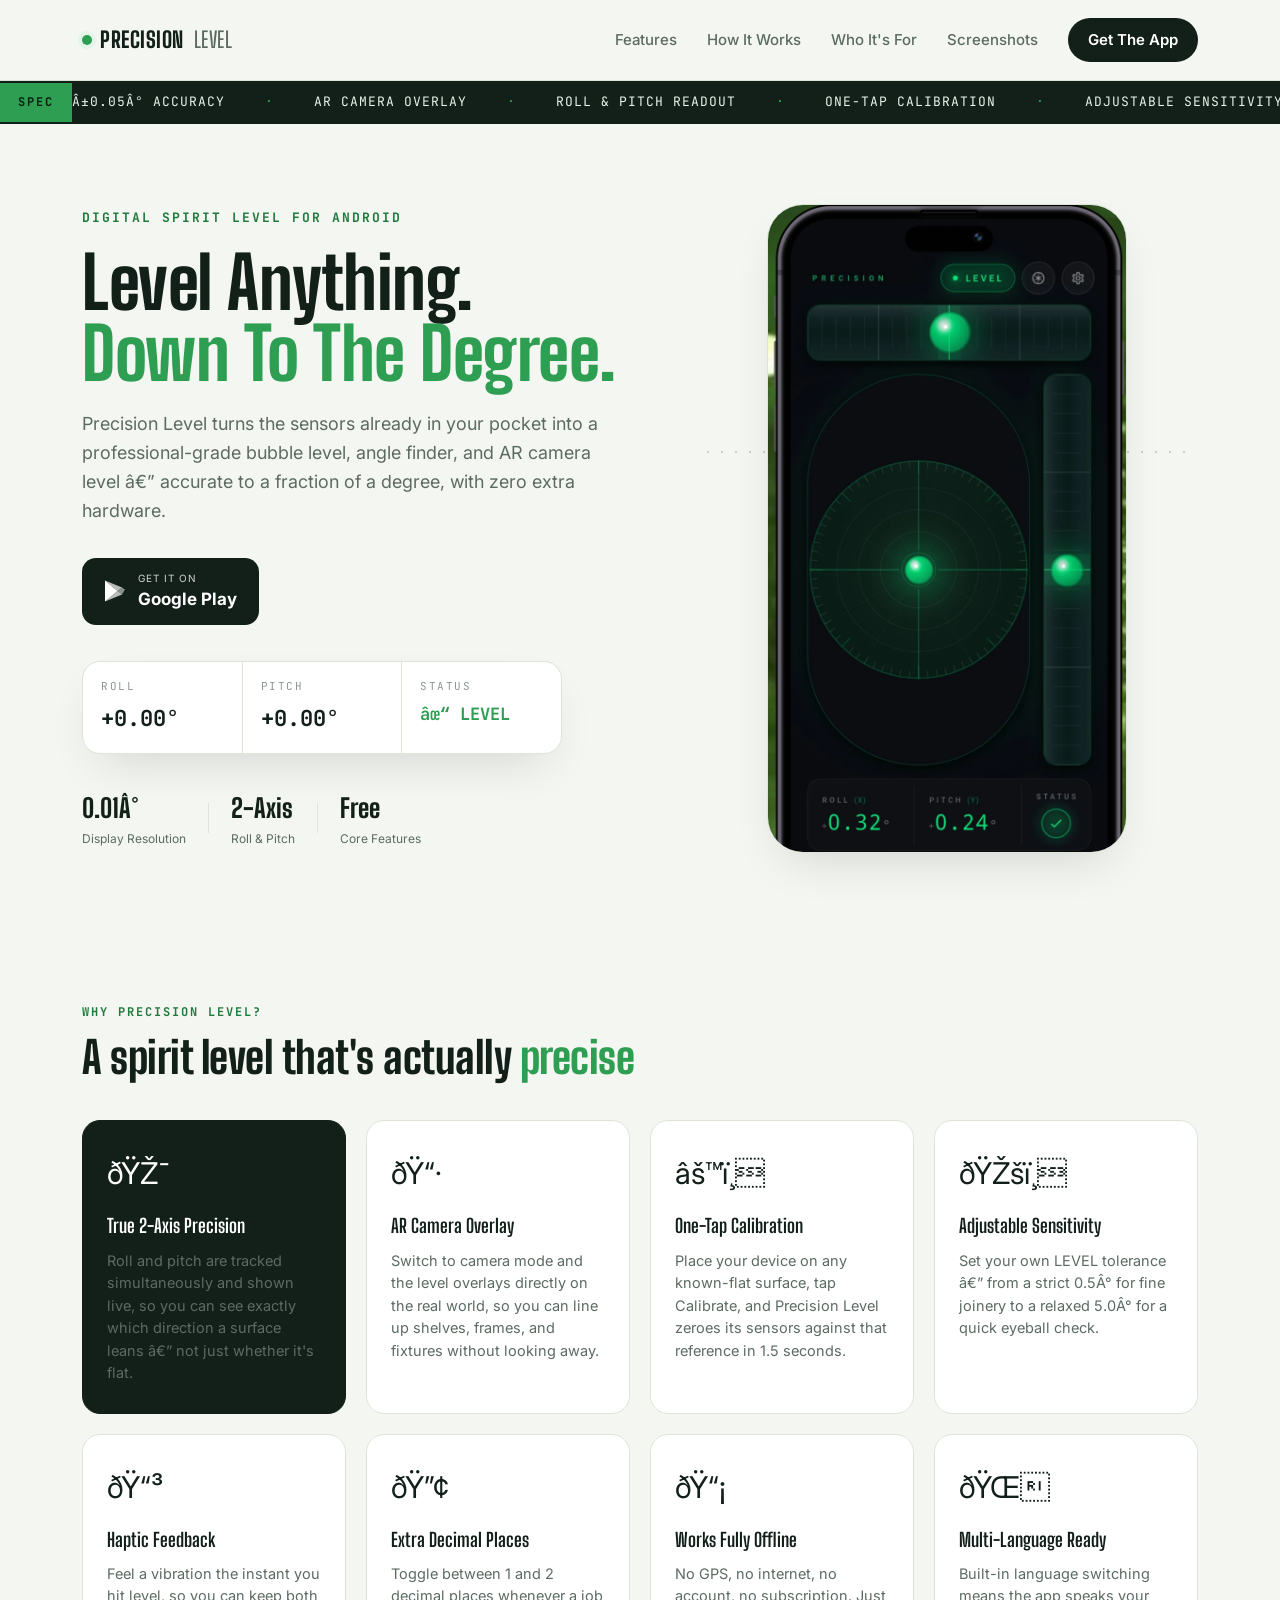
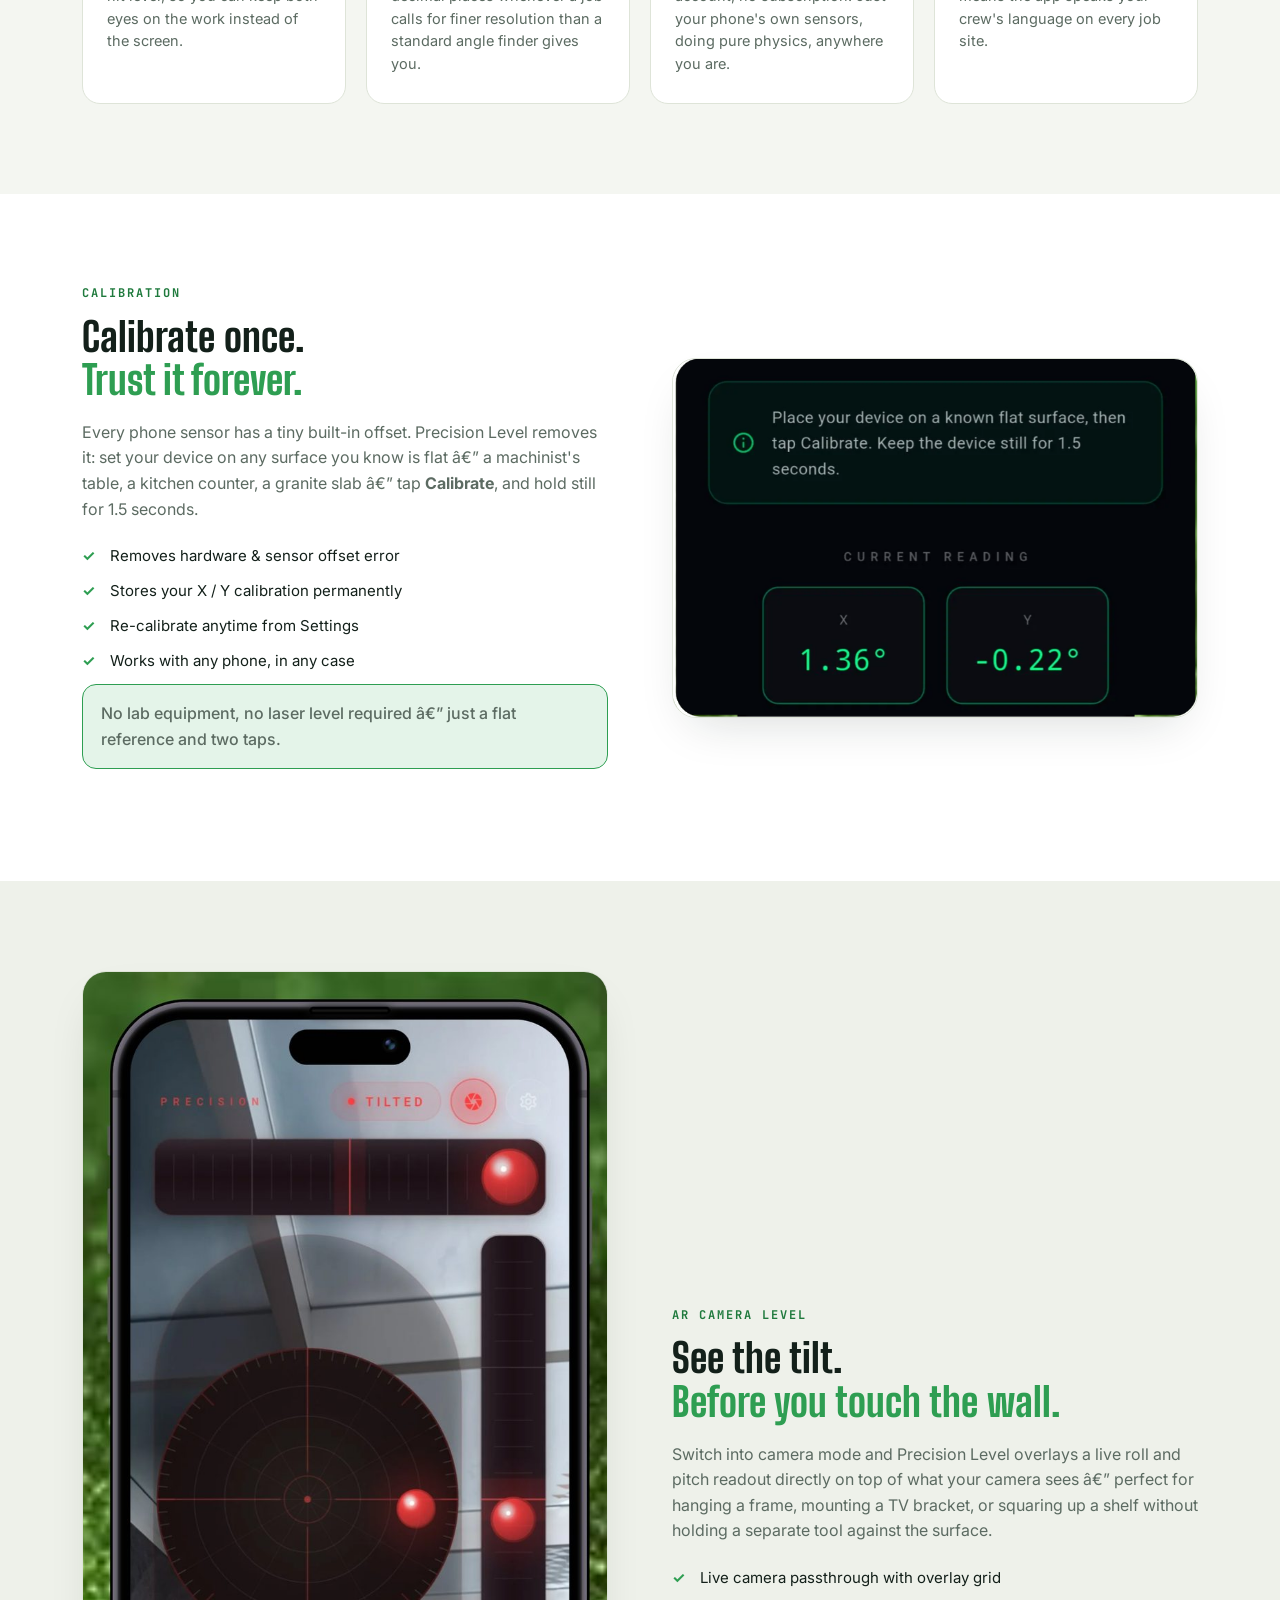
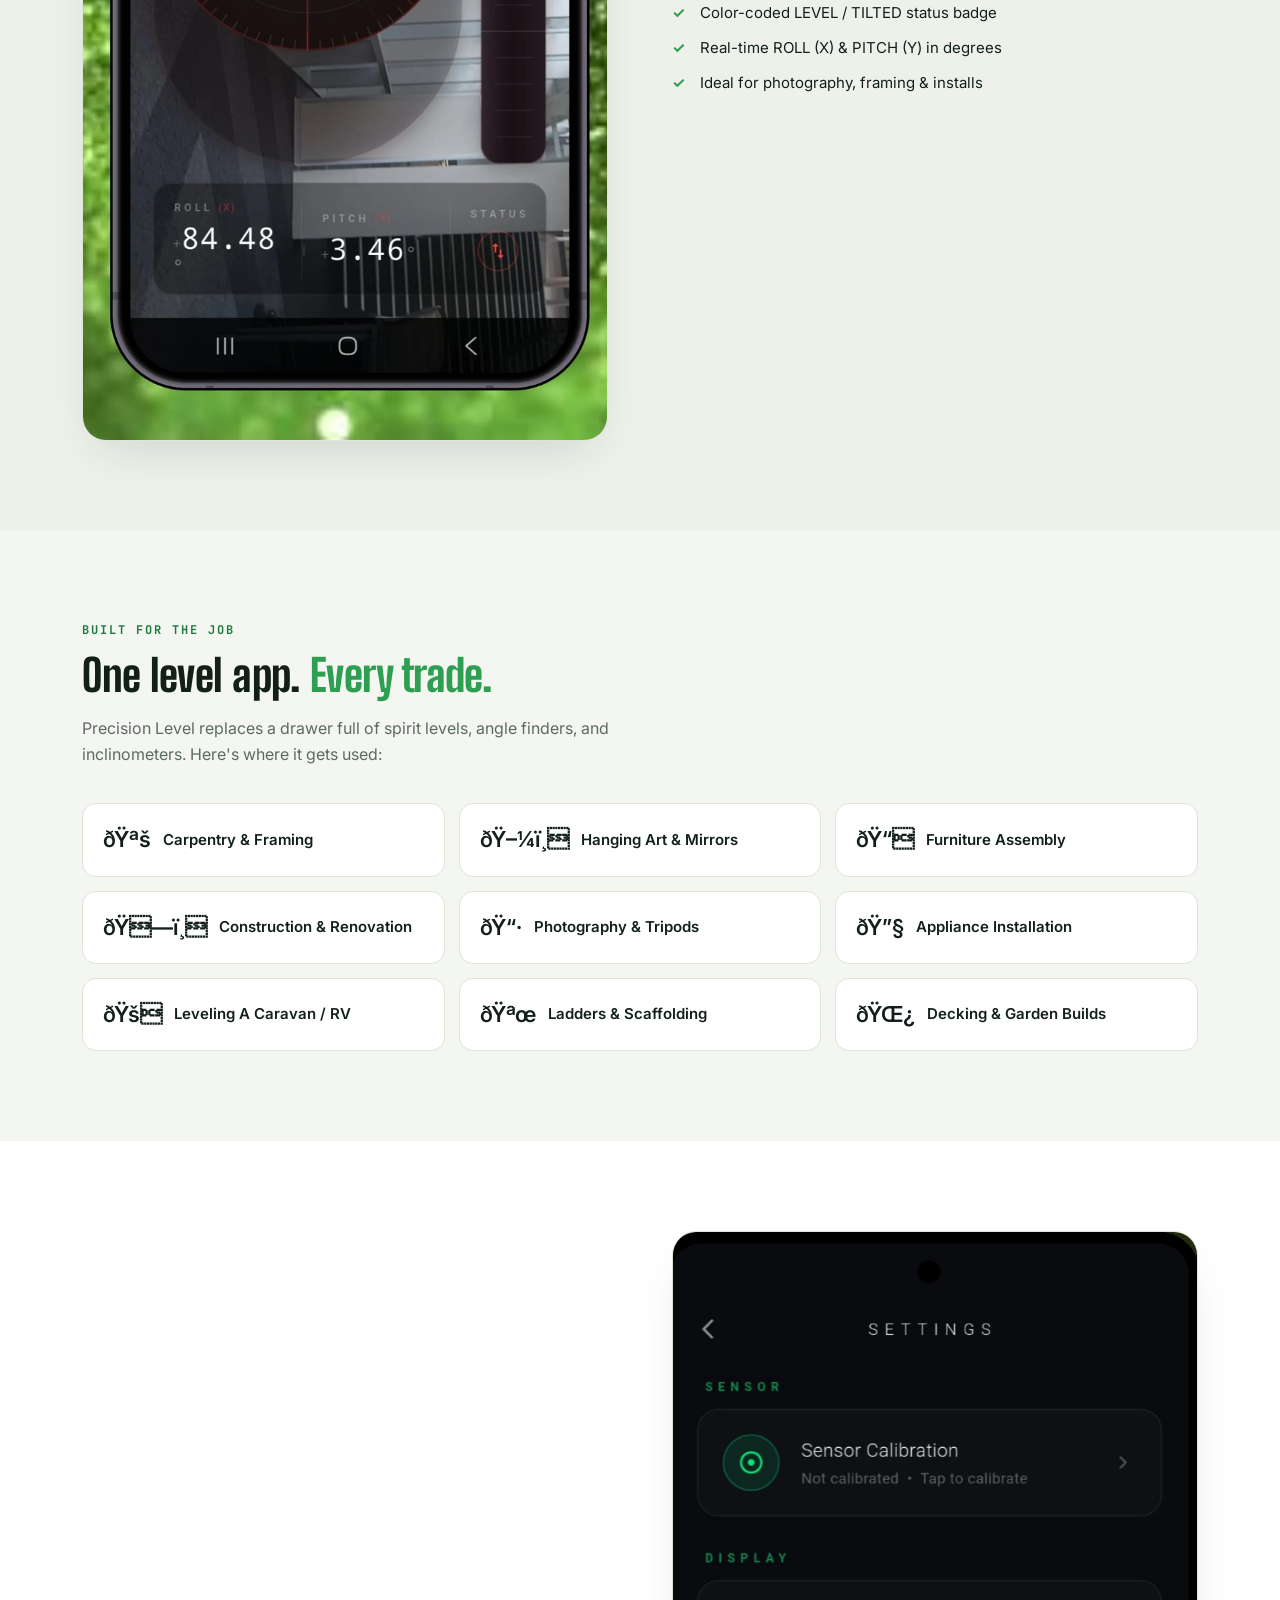
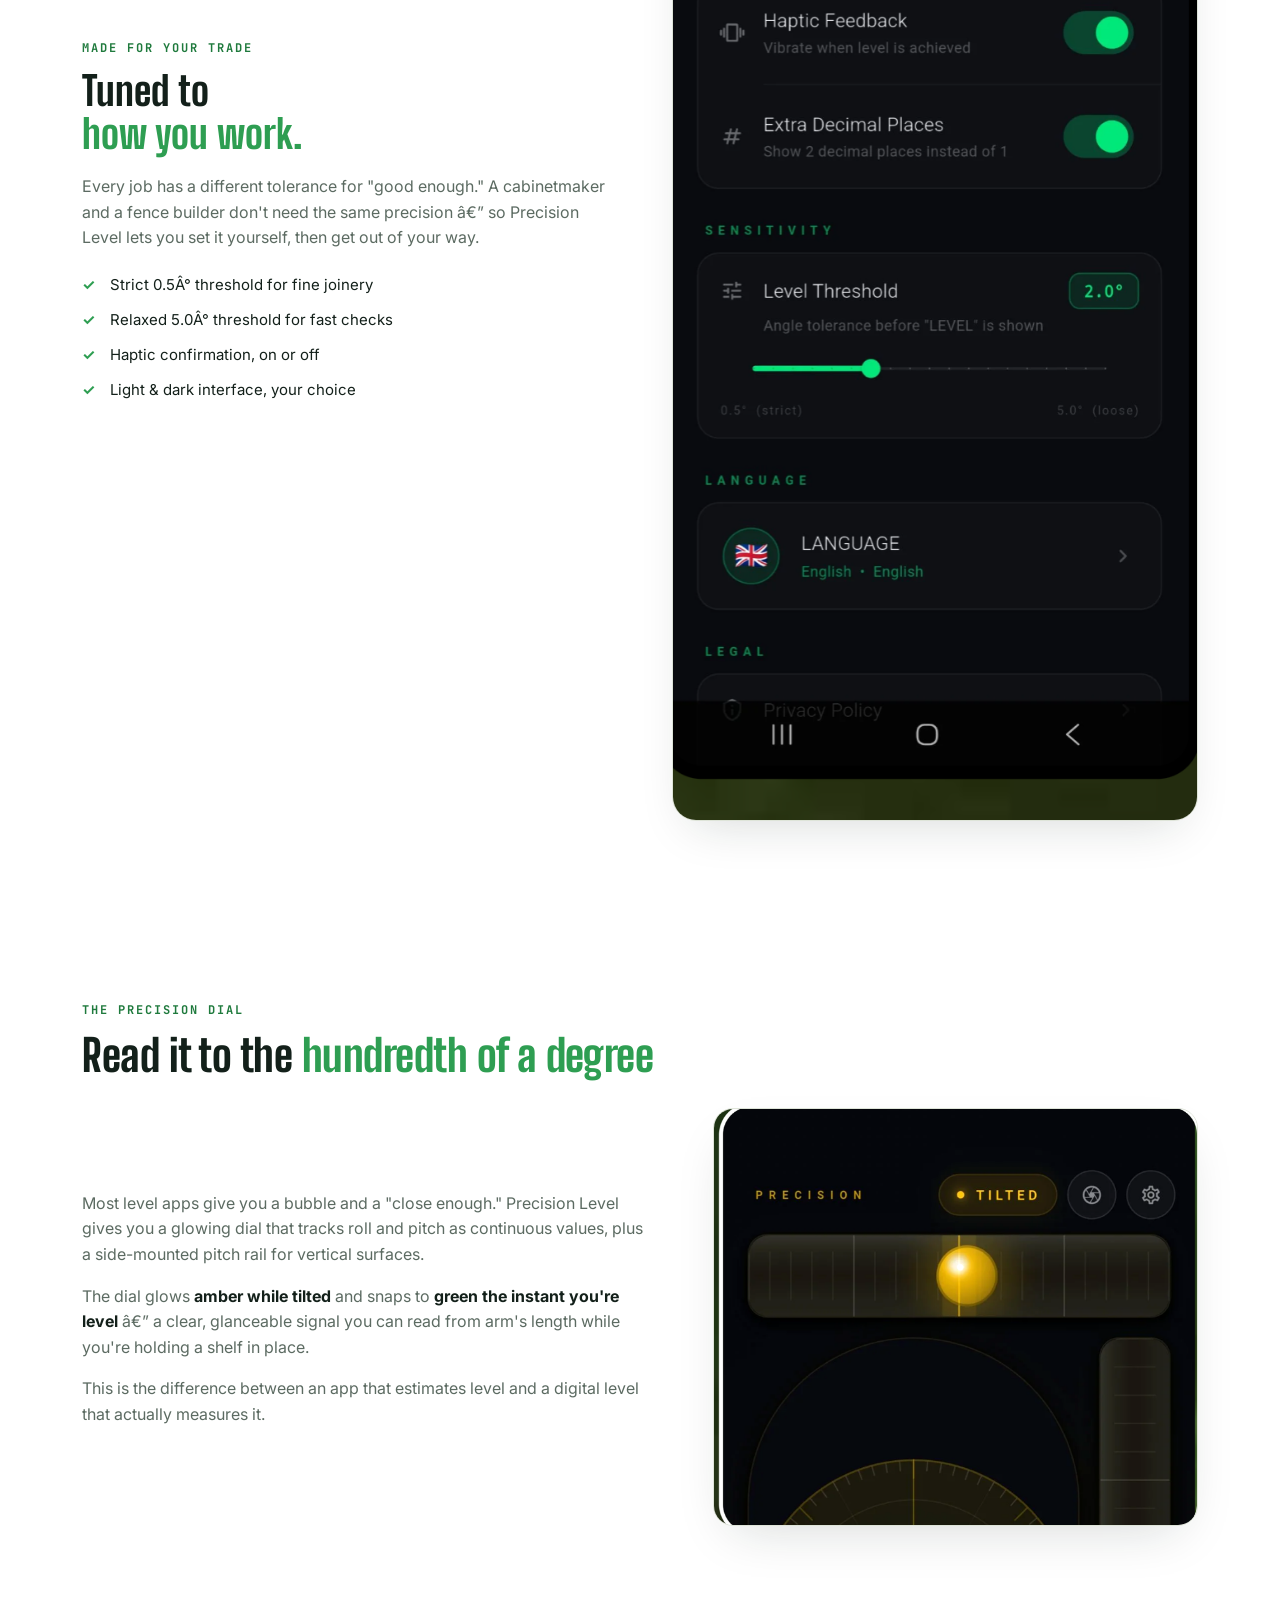
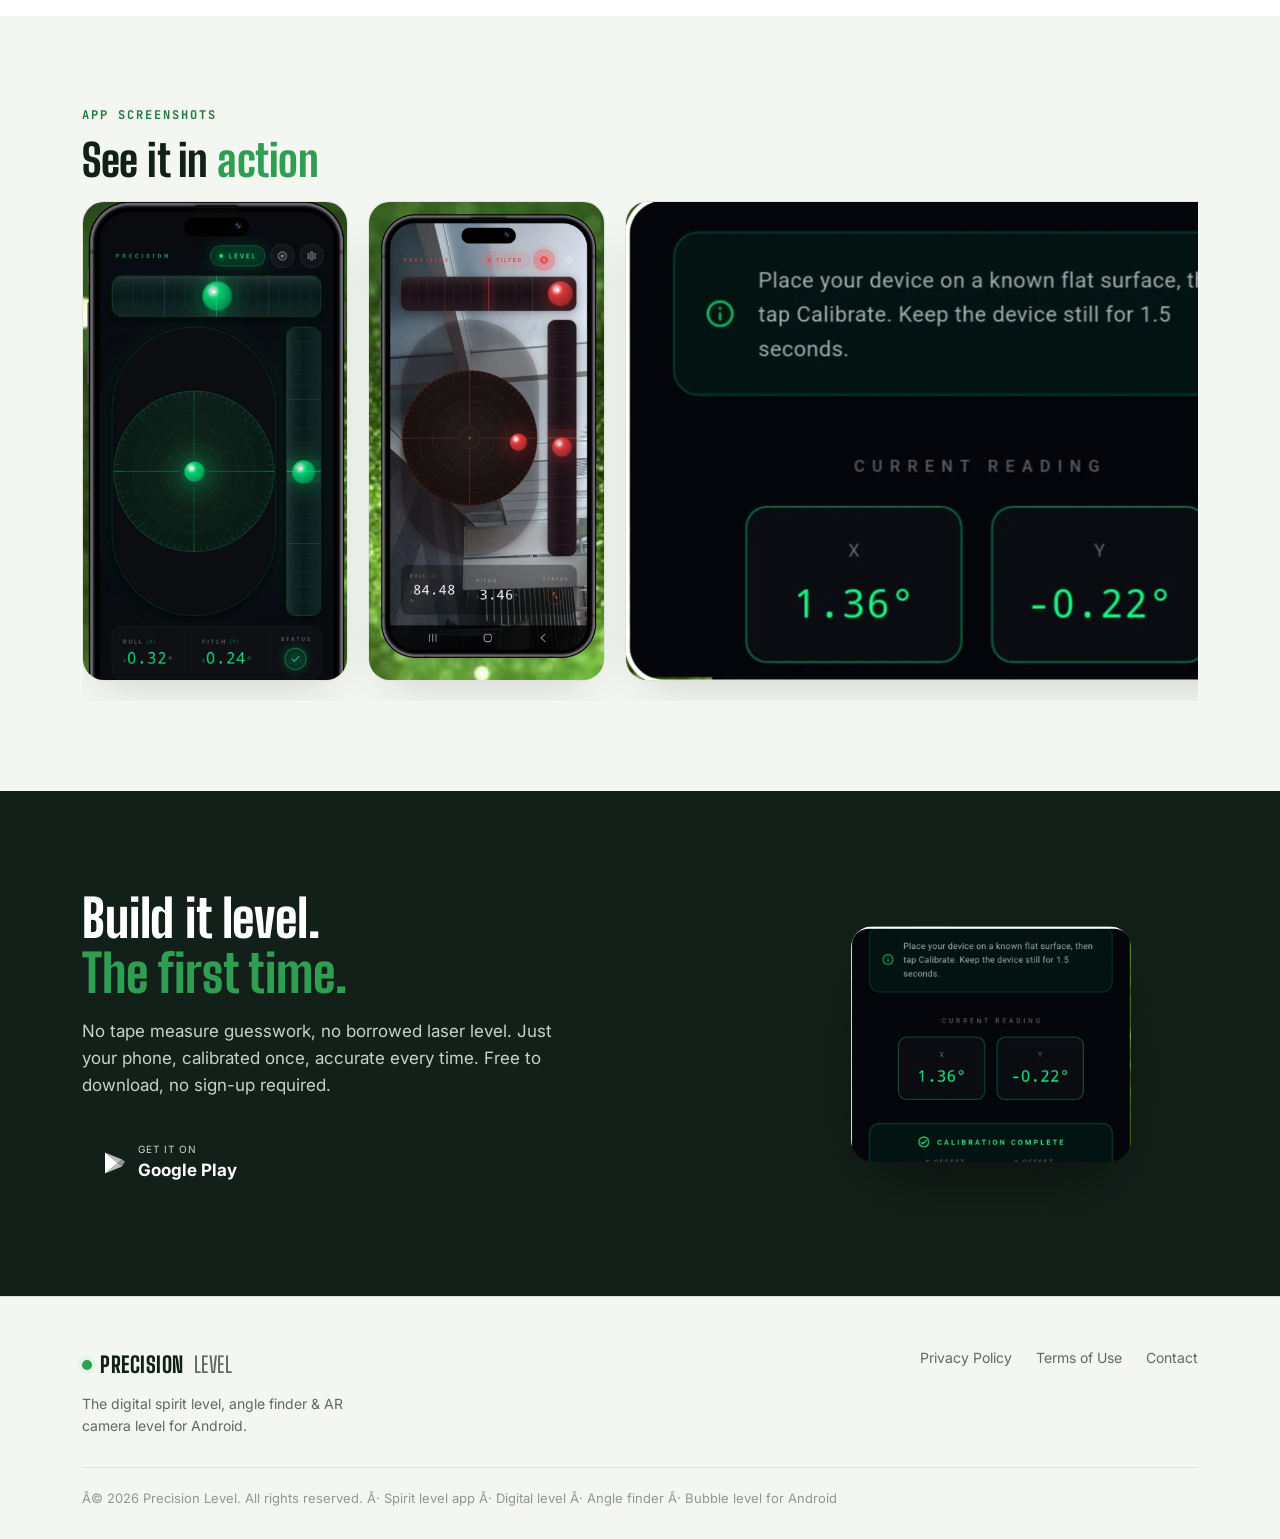
<file: index.html>
<!DOCTYPE html>
<html lang="en">
<head>
  <meta charset="UTF-8">
  <meta name="viewport" content="width=device-width, initial-scale=1.0">
  <title>Precision Level â€“ Digital Bubble Level & Angle Finder App | Free Spirit Level for Android</title>
  <meta name="description" content="Precision Level turns your phone into a professional spirit level. 2-axis roll & pitch readings, AR camera overlay, one-tap calibration. Free digital level app for Android â€” download on Google Play.">
  <meta name="keywords" content="level app, spirit level app, bubble level app, digital level, angle finder, level tool, carpenter level app, level app android, free level app, phone level app, AR level, surface level checker">
  <meta property="og:title" content="Precision Level â€“ The Digital Spirit Level App">
  <meta property="og:description" content="2-axis precision, AR camera overlay, one-tap calibration. The bubble level that fits in your pocket.">
  <link rel="preconnect" href="https://fonts.googleapis.com">
  <link rel="preconnect" href="https://fonts.gstatic.com" crossorigin>
  <link href="https://fonts.googleapis.com/css2?family=Big+Shoulders+Display:wght@600;700;800;900&family=Inter:wght@400;500;600;700&family=JetBrains+Mono:wght@500;700&display=swap" rel="stylesheet">
  <link rel="stylesheet" href="styles.css">
</head>
<body>

  <!-- NAV -->
  <nav class="nav">
    <div class="nav-inner">
      <div class="nav-brand"><span class="brand-dot"></span>PRECISION<span class="brand-thin">LEVEL</span></div>
      <div class="nav-links">
        <a href="#features">Features</a>
        <a href="#how">How It Works</a>
        <a href="#usecases">Who It's For</a>
        <a href="#screenshots">Screenshots</a>
        <a href="#download" class="nav-cta">Get The App</a>
      </div>
    </div>
  </nav>

  <!-- MARQUEE -->
  <div class="ticker-wrap">
    <div class="ticker-label">SPEC</div>
    <div class="ticker-track">
      <div class="ticker-inner" id="ticker">
        <span>Â±0.05Â° ACCURACY</span><span>AR CAMERA OVERLAY</span><span>ROLL &amp; PITCH READOUT</span>
        <span>ONE-TAP CALIBRATION</span><span>ADJUSTABLE SENSITIVITY</span><span>HAPTIC FEEDBACK</span>
        <span>WORKS 100% OFFLINE</span><span>NO ACCOUNT NEEDED</span><span>FREE TO DOWNLOAD</span>
        <span>Â±0.05Â° ACCURACY</span><span>AR CAMERA OVERLAY</span><span>ROLL &amp; PITCH READOUT</span>
        <span>ONE-TAP CALIBRATION</span><span>ADJUSTABLE SENSITIVITY</span><span>HAPTIC FEEDBACK</span>
      </div>
    </div>
  </div>

  <!-- HERO -->
  <section class="hero" id="home">
    <div class="hero-content">
      <div class="hero-text">
        <div class="hero-eyebrow">Digital Spirit Level For Android</div>
        <h1 class="hero-title">Level Anything.<br><span class="accent">Down To The Degree.</span></h1>
        <p class="hero-sub">Precision Level turns the sensors already in your pocket into a professional-grade bubble level, angle finder, and AR camera level â€” accurate to a fraction of a degree, with zero extra hardware.</p>
        <div class="hero-badges">
          <a href="https://play.google.com/store/apps/details?id=com.happyappsforyou.precisionlevel" class="badge-btn badge-play" target="_blank" rel="noopener">
            <svg width="22" height="24" viewBox="0 0 22 24" fill="none"><path d="M1 1.5L13.5 12 1 22.5V1.5Z" fill="white"/><path d="M1 1.5L18 8.5L13.5 12L1 1.5Z" fill="white" opacity="0.7"/><path d="M1 22.5L18 15.5L13.5 12L1 22.5Z" fill="white" opacity="0.7"/><path d="M18 8.5L21 10.5L18 15.5L13.5 12L18 8.5Z" fill="white" opacity="0.5"/></svg>
            <div class="badge-text"><span class="badge-sub">GET IT ON</span><span class="badge-main">Google Play</span></div>
          </a>
        </div>
        <div class="hero-readout">
          <div class="ro-item"><span class="ro-label">ROLL</span><span class="ro-val" id="rollVal">+0.00Â°</span></div>
          <div class="ro-item"><span class="ro-label">PITCH</span><span class="ro-val" id="pitchVal">+0.00Â°</span></div>
          <div class="ro-item ro-status"><span class="ro-label">STATUS</span><span class="ro-val ro-good">âœ“ LEVEL</span></div>
        </div>
        <div class="hero-stats">
          <div class="stat"><span class="stat-num">0.01Â°</span><span class="stat-label">Display Resolution</span></div>
          <div class="stat-div"></div>
          <div class="stat"><span class="stat-num">2-Axis</span><span class="stat-label">Roll &amp; Pitch</span></div>
          <div class="stat-div"></div>
          <div class="stat"><span class="stat-num">Free</span><span class="stat-label">Core Features</span></div>
        </div>
      </div>
      <div class="hero-phones">
        <div class="phone-stack">
          <div class="ruler-line"></div>
          <img class="phone-front" src="assets/img/precision-level.png" alt="Precision Level digital bubble level app showing roll and pitch readings at 0.32 degrees">
        </div>
      </div>
    </div>
  </section>

  <!-- FEATURES -->
  <section class="features" id="features">
    <div class="container">
      <div class="section-tag">Why Precision Level?</div>
      <h2 class="section-title">A spirit level that's actually <span class="accent">precise</span></h2>
      <div class="features-grid">
        <div class="feat-card feat-card--primary">
          <div class="feat-icon">ðŸŽ¯</div>
          <h3>True 2-Axis Precision</h3>
          <p>Roll and pitch are tracked simultaneously and shown live, so you can see exactly which direction a surface leans â€” not just whether it's flat.</p>
        </div>
        <div class="feat-card">
          <div class="feat-icon">ðŸ“·</div>
          <h3>AR Camera Overlay</h3>
          <p>Switch to camera mode and the level overlays directly on the real world, so you can line up shelves, frames, and fixtures without looking away.</p>
        </div>
        <div class="feat-card">
          <div class="feat-icon">âš™ï¸</div>
          <h3>One-Tap Calibration</h3>
          <p>Place your device on any known-flat surface, tap Calibrate, and Precision Level zeroes its sensors against that reference in 1.5 seconds.</p>
        </div>
        <div class="feat-card">
          <div class="feat-icon">ðŸŽšï¸</div>
          <h3>Adjustable Sensitivity</h3>
          <p>Set your own LEVEL tolerance â€” from a strict 0.5Â° for fine joinery to a relaxed 5.0Â° for a quick eyeball check.</p>
        </div>
        <div class="feat-card">
          <div class="feat-icon">ðŸ“³</div>
          <h3>Haptic Feedback</h3>
          <p>Feel a vibration the instant you hit level, so you can keep both eyes on the work instead of the screen.</p>
        </div>
        <div class="feat-card">
          <div class="feat-icon">ðŸ”¢</div>
          <h3>Extra Decimal Places</h3>
          <p>Toggle between 1 and 2 decimal places whenever a job calls for finer resolution than a standard angle finder gives you.</p>
        </div>
        <div class="feat-card">
          <div class="feat-icon">ðŸ“¡</div>
          <h3>Works Fully Offline</h3>
          <p>No GPS, no internet, no account, no subscription. Just your phone's own sensors, doing pure physics, anywhere you are.</p>
        </div>
        <div class="feat-card">
          <div class="feat-icon">ðŸŒ</div>
          <h3>Multi-Language Ready</h3>
          <p>Built-in language switching means the app speaks your crew's language on every job site.</p>
        </div>
      </div>
    </div>
  </section>

  <!-- CALIBRATION SHOWCASE -->
  <section class="showcase" id="how">
    <div class="container">
      <div class="showcase-inner">
        <div class="showcase-text">
          <div class="section-tag">Calibration</div>
          <h2>Calibrate once.<br><span class="accent">Trust it forever.</span></h2>
          <p>Every phone sensor has a tiny built-in offset. Precision Level removes it: set your device on any surface you know is flat â€” a machinist's table, a kitchen counter, a granite slab â€” tap <strong>Calibrate</strong>, and hold still for 1.5 seconds.</p>
          <ul class="check-list">
            <li>Removes hardware &amp; sensor offset error</li>
            <li>Stores your X / Y calibration permanently</li>
            <li>Re-calibrate anytime from Settings</li>
            <li>Works with any phone, in any case</li>
          </ul>
          <p class="highlight-box">No lab equipment, no laser level required â€” just a flat reference and two taps.</p>
        </div>
        <div class="showcase-phone">
          <img src="assets/img/calibration-instructions.png" alt="Calibrating the Precision Level app on a flat surface showing X and Y axis readings">
        </div>
      </div>
    </div>
  </section>

  <!-- AR CAMERA SHOWCASE -->
  <section class="showcase showcase--alt">
    <div class="container">
      <div class="showcase-inner showcase-inner--flip">
        <div class="showcase-phone">
          <img src="assets/img/ar-camera-tilted.jpg" alt="AR camera level mode showing a tilted wall with red roll and pitch indicators">
        </div>
        <div class="showcase-text">
          <div class="section-tag">AR Camera Level</div>
          <h2>See the tilt.<br><span class="accent">Before you touch the wall.</span></h2>
          <p>Switch into camera mode and Precision Level overlays a live roll and pitch readout directly on top of what your camera sees â€” perfect for hanging a frame, mounting a TV bracket, or squaring up a shelf without holding a separate tool against the surface.</p>
          <ul class="check-list">
            <li>Live camera passthrough with overlay grid</li>
            <li>Color-coded LEVEL / TILTED status badge</li>
            <li>Real-time ROLL (X) &amp; PITCH (Y) in degrees</li>
            <li>Ideal for photography, framing &amp; installs</li>
          </ul>
        </div>
      </div>
    </div>
  </section>

  <!-- USE CASES -->
  <section class="usecases" id="usecases">
    <div class="container">
      <div class="section-tag">Built For The Job</div>
      <h2 class="section-title">One level app. <span class="accent">Every trade.</span></h2>
      <p class="section-sub">Precision Level replaces a drawer full of spirit levels, angle finders, and inclinometers. Here's where it gets used:</p>
      <div class="usecase-grid">
        <div class="uc-chip"><span>ðŸªš</span> Carpentry &amp; Framing</div>
        <div class="uc-chip"><span>ðŸ–¼ï¸</span> Hanging Art &amp; Mirrors</div>
        <div class="uc-chip"><span>ðŸ“</span> Furniture Assembly</div>
        <div class="uc-chip"><span>ðŸ—ï¸</span> Construction &amp; Renovation</div>
        <div class="uc-chip"><span>ðŸ“·</span> Photography &amp; Tripods</div>
        <div class="uc-chip"><span>ðŸ”§</span> Appliance Installation</div>
        <div class="uc-chip"><span>ðŸš</span> Leveling A Caravan / RV</div>
        <div class="uc-chip"><span>ðŸªœ</span> Ladders &amp; Scaffolding</div>
        <div class="uc-chip"><span>ðŸŒ¿</span> Decking &amp; Garden Builds</div>
      </div>
    </div>
  </section>

  <!-- SETTINGS SHOWCASE -->
  <section class="showcase">
    <div class="container">
      <div class="showcase-inner">
        <div class="showcase-text">
          <div class="section-tag">Made For Your Trade</div>
          <h2>Tuned to<br><span class="accent">how you work.</span></h2>
          <p>Every job has a different tolerance for "good enough." A cabinetmaker and a fence builder don't need the same precision â€” so Precision Level lets you set it yourself, then get out of your way.</p>
          <ul class="check-list">
            <li>Strict 0.5Â° threshold for fine joinery</li>
            <li>Relaxed 5.0Â° threshold for fast checks</li>
            <li>Haptic confirmation, on or off</li>
            <li>Light &amp; dark interface, your choice</li>
          </ul>
        </div>
        <div class="showcase-phone">
          <img src="assets/img/settings.png" alt="Precision Level settings screen showing level threshold sensitivity slider and haptic feedback toggle">
        </div>
      </div>
    </div>
  </section>

  <!-- DEEP DIVE -->
  <section class="deep-dive">
    <div class="container">
      <div class="section-tag">The Precision Dial</div>
      <h2 class="section-title">Read it to the <span class="accent">hundredth of a degree</span></h2>
      <div class="deep-cols">
        <div class="deep-text">
          <p>Most level apps give you a bubble and a "close enough." Precision Level gives you a glowing dial that tracks roll and pitch as continuous values, plus a side-mounted pitch rail for vertical surfaces.</p>
          <p>The dial glows <strong>amber while tilted</strong> and snaps to <strong>green the instant you're level</strong> â€” a clear, glanceable signal you can read from arm's length while you're holding a shelf in place.</p>
          <p>This is the difference between an app that estimates level and a digital level that actually measures it.</p>
        </div>
        <div class="deep-phone">
          <img src="assets/img/precision-dial.png" alt="Precision Level dial close-up showing an amber bubble indicator while the device is tilted">
        </div>
      </div>
    </div>
  </section>

  <!-- SCREENSHOTS -->
  <section class="screenshots" id="screenshots">
    <div class="container">
      <div class="section-tag">App Screenshots</div>
      <h2 class="section-title">See it in <span class="accent">action</span></h2>
      <div class="scroll-gallery">
        <img src="assets/img/precision-level.png" alt="Precision Level main level screen showing 0.32 degree roll and 0.24 degree pitch">
        <img src="assets/img/ar-camera-tilted.jpg" alt="AR camera level overlay detecting an 84 degree tilted surface">
        <img src="assets/img/calibration-instructions.png" alt="Sensor calibration screen with live X and Y degree readings">
        <img src="assets/img/calibration-complete.png" alt="Calibration complete confirmation on the Precision Level app">
        <img src="assets/img/settings.png" alt="Settings screen with sensitivity, haptics, and language options">
        <img src="assets/img/precision-dial.png" alt="Precision dial showing tilted amber status indicator">
      </div>
    </div>
  </section>

  <!-- DOWNLOAD CTA -->
  <section class="download-cta" id="download">
    <div class="container">
      <div class="cta-inner">
        <div class="cta-text">
          <h2>Build it level.<br><span class="accent">The first time.</span></h2>
          <p>No tape measure guesswork, no borrowed laser level. Just your phone, calibrated once, accurate every time. Free to download, no sign-up required.</p>
          <div class="cta-badges">
            <a href="https://play.google.com/store/apps/details?id=com.happyappsforyou.precisionlevel" class="badge-btn badge-play" target="_blank" rel="noopener">
              <svg width="22" height="24" viewBox="0 0 22 24" fill="none"><path d="M1 1.5L13.5 12 1 22.5V1.5Z" fill="white"/><path d="M1 1.5L18 8.5L13.5 12L1 1.5Z" fill="white" opacity="0.7"/><path d="M1 22.5L18 15.5L13.5 12L1 22.5Z" fill="white" opacity="0.7"/><path d="M18 8.5L21 10.5L18 15.5L13.5 12L18 8.5Z" fill="white" opacity="0.5"/></svg>
              <div class="badge-text"><span class="badge-sub">GET IT ON</span><span class="badge-main">Google Play</span></div>
            </a>
          </div>
        </div>
        <div class="cta-phone"><img src="assets/img/calibration-complete.png" alt="Precision Level calibration complete screen confirming accurate sensor readings"></div>
      </div>
    </div>
  </section>

  <!-- FOOTER -->
  <footer class="footer">
    <div class="container">
      <div class="footer-inner">
        <div class="footer-brand">
          <div class="nav-brand"><span class="brand-dot"></span>PRECISION<span class="brand-thin">LEVEL</span></div>
          <p>The digital spirit level, angle finder &amp; AR camera level for Android.</p>
        </div>
        <div class="footer-links">
          <a href="privacy.html">Privacy Policy</a>
          <a href="#">Terms of Use</a>
          <a href="#">Contact</a>
        </div>
      </div>
      <div class="footer-bottom">
        <p>Â© 2026 Precision Level. All rights reserved. Â· Spirit level app Â· Digital level Â· Angle finder Â· Bubble level for Android</p>
      </div>
    </div>
  </footer>

  <script src="scripts.js"></script>
</body>
</html>
</file>
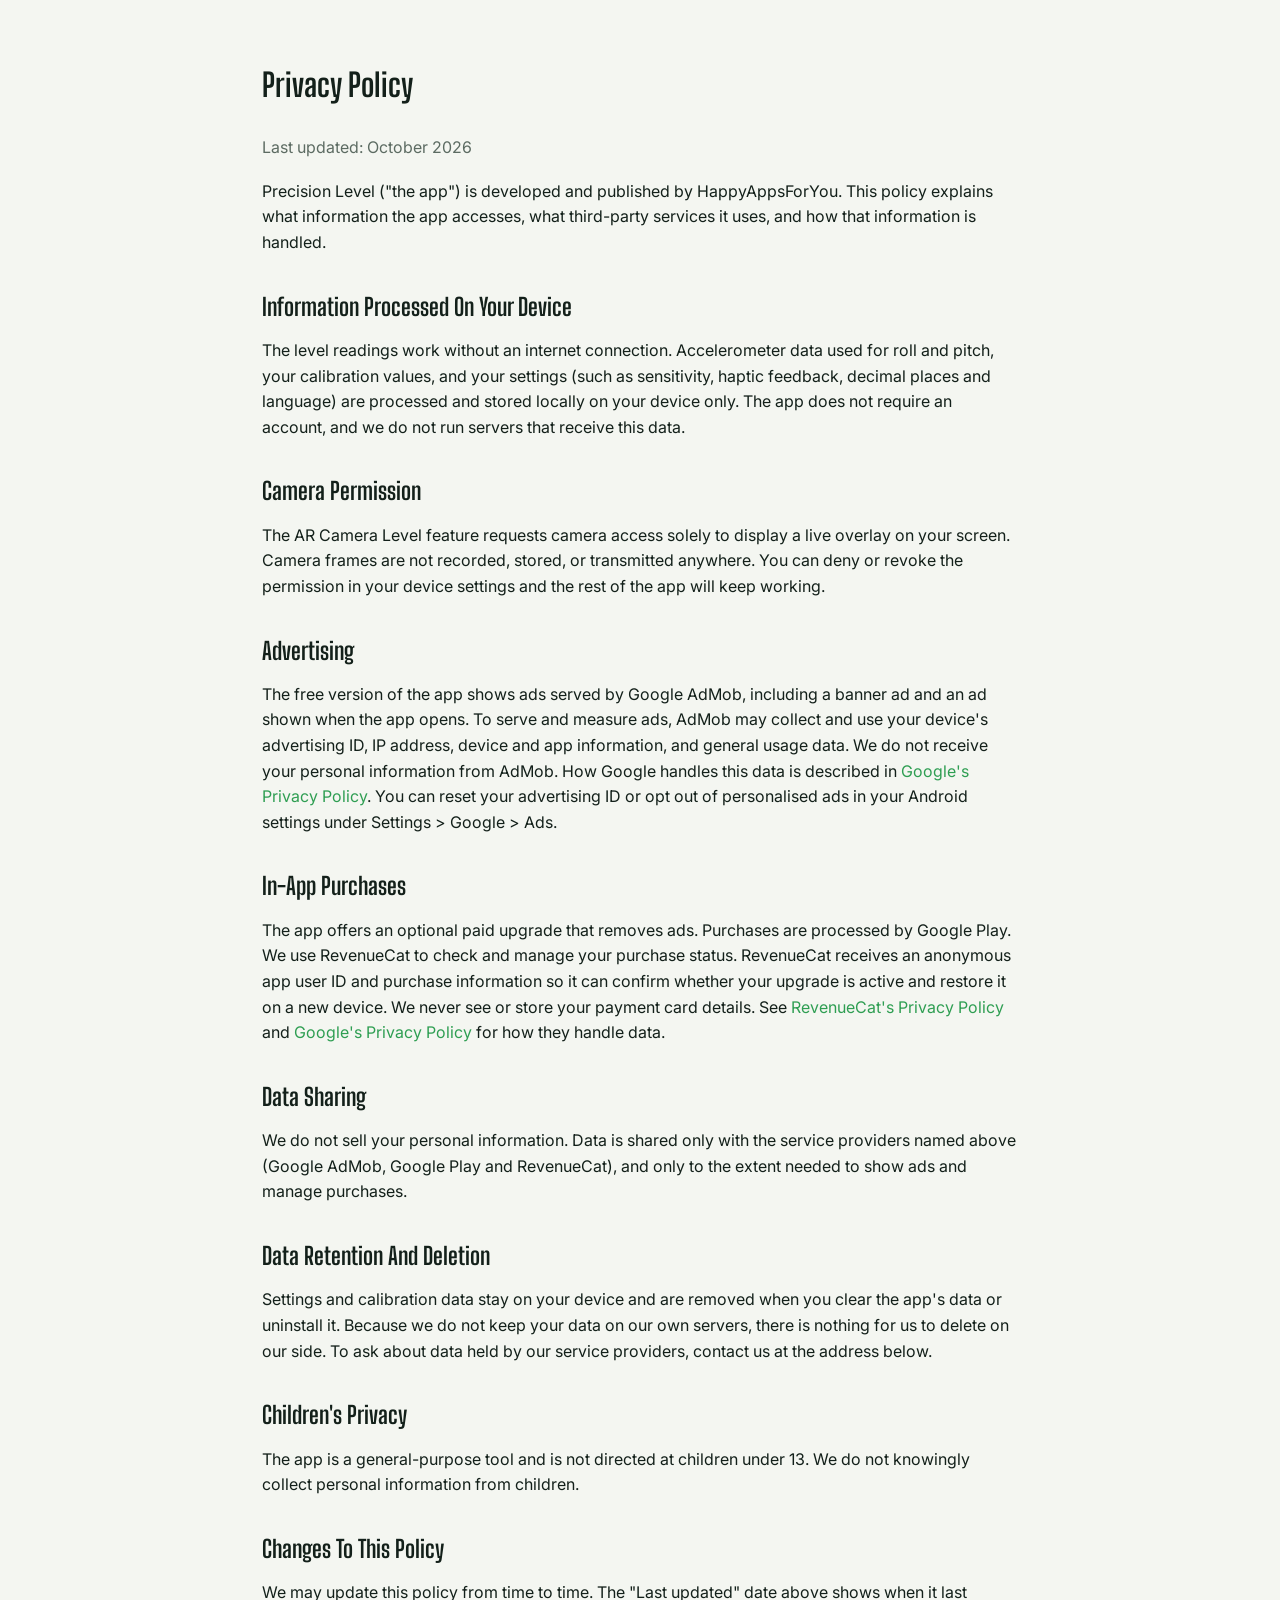
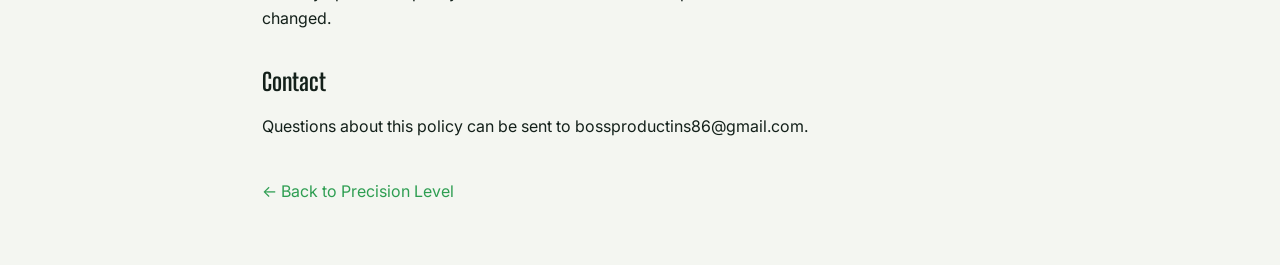
<file: privacy.html>
<!DOCTYPE html>
<html lang="en">
<head>
<meta charset="UTF-8">
<meta name="viewport" content="width=device-width, initial-scale=1.0">
<title>Privacy Policy &mdash; Precision Level</title>
<link href="https://fonts.googleapis.com/css2?family=Big+Shoulders+Display:wght@600;700;800;900&family=Inter:wght@400;500;600;700&family=JetBrains+Mono:wght@500;700&display=swap" rel="stylesheet">
<link rel="stylesheet" href="styles.css">
</head>
<body>
<div class="container" style="padding:60px 32px; max-width:820px;">
  <h1 style="font-family:var(--font-display); margin-bottom:24px;">Privacy Policy</h1>
  <p style="color:var(--ink-soft); margin-bottom:18px;">Last updated: October 2026</p>

  <p style="margin-bottom:18px;">Precision Level ("the app") is developed and published by HappyAppsForYou. This policy explains what information the app accesses, what third-party services it uses, and how that information is handled.</p>

  <h2 style="font-family:var(--font-display); margin:32px 0 12px;">Information Processed On Your Device</h2>
  <p style="margin-bottom:18px;">The level readings work without an internet connection. Accelerometer data used for roll and pitch, your calibration values, and your settings (such as sensitivity, haptic feedback, decimal places and language) are processed and stored locally on your device only. The app does not require an account, and we do not run servers that receive this data.</p>

  <h2 style="font-family:var(--font-display); margin:32px 0 12px;">Camera Permission</h2>
  <p style="margin-bottom:18px;">The AR Camera Level feature requests camera access solely to display a live overlay on your screen. Camera frames are not recorded, stored, or transmitted anywhere. You can deny or revoke the permission in your device settings and the rest of the app will keep working.</p>

  <h2 style="font-family:var(--font-display); margin:32px 0 12px;">Advertising</h2>
  <p style="margin-bottom:18px;">The free version of the app shows ads served by Google AdMob, including a banner ad and an ad shown when the app opens. To serve and measure ads, AdMob may collect and use your device's advertising ID, IP address, device and app information, and general usage data. We do not receive your personal information from AdMob. How Google handles this data is described in <a href="https://policies.google.com/privacy" style="color:var(--vial);">Google's Privacy Policy</a>. You can reset your advertising ID or opt out of personalised ads in your Android settings under Settings &gt; Google &gt; Ads.</p>

  <h2 style="font-family:var(--font-display); margin:32px 0 12px;">In-App Purchases</h2>
  <p style="margin-bottom:18px;">The app offers an optional paid upgrade that removes ads. Purchases are processed by Google Play. We use RevenueCat to check and manage your purchase status. RevenueCat receives an anonymous app user ID and purchase information so it can confirm whether your upgrade is active and restore it on a new device. We never see or store your payment card details. See <a href="https://www.revenuecat.com/privacy" style="color:var(--vial);">RevenueCat's Privacy Policy</a> and <a href="https://policies.google.com/privacy" style="color:var(--vial);">Google's Privacy Policy</a> for how they handle data.</p>

  <h2 style="font-family:var(--font-display); margin:32px 0 12px;">Data Sharing</h2>
  <p style="margin-bottom:18px;">We do not sell your personal information. Data is shared only with the service providers named above (Google AdMob, Google Play and RevenueCat), and only to the extent needed to show ads and manage purchases.</p>

  <h2 style="font-family:var(--font-display); margin:32px 0 12px;">Data Retention And Deletion</h2>
  <p style="margin-bottom:18px;">Settings and calibration data stay on your device and are removed when you clear the app's data or uninstall it. Because we do not keep your data on our own servers, there is nothing for us to delete on our side. To ask about data held by our service providers, contact us at the address below.</p>

  <h2 style="font-family:var(--font-display); margin:32px 0 12px;">Children's Privacy</h2>
  <p style="margin-bottom:18px;">The app is a general-purpose tool and is not directed at children under 13. We do not knowingly collect personal information from children.</p>

  <h2 style="font-family:var(--font-display); margin:32px 0 12px;">Changes To This Policy</h2>
  <p style="margin-bottom:18px;">We may update this policy from time to time. The "Last updated" date above shows when it last changed.</p>

  <h2 style="font-family:var(--font-display); margin:32px 0 12px;">Contact</h2>
  <p style="margin-bottom:18px;">Questions about this policy can be sent to bossproductins86@gmail.com.</p>

  <p style="margin-top:40px;"><a href="index.html" style="color:var(--vial);">&larr; Back to Precision Level</a></p>
</div>
</body>
</html>
</file>
<file: styles.css>
/* =========================================================
   PRECISION LEVEL — Landing Page Styles
   Day-mode workshop palette: steel-white paper, vial green
   accent, condensed industrial display type.
   ========================================================= */

:root{
  --paper:#F4F6F1;
  --surface:#FFFFFF;
  --surface-alt:#EEF1EA;
  --ink:#13201A;
  --ink-soft:#5C6B62;
  --ink-faint:#8C9890;
  --line:#DEE4D8;
  --vial:#2E9E52;
  --vial-deep:#1F7A3D;
  --vial-tint:#E4F4E9;
  --amber:#DB9A33;
  --amber-tint:#FBF0DD;
  --shadow: 0 20px 50px -20px rgba(19,32,26,0.18);
  --radius-lg: 28px;
  --radius-md: 18px;
  --font-display: 'Big Shoulders Display', sans-serif;
  --font-body: 'Inter', sans-serif;
  --font-mono: 'JetBrains Mono', monospace;
}

*{box-sizing:border-box; margin:0; padding:0;}
html{scroll-behavior:smooth;}
body{
  font-family:var(--font-body);
  color:var(--ink);
  background:var(--paper);
  -webkit-font-smoothing:antialiased;
  line-height:1.6;
}
.container{max-width:1180px; margin:0 auto; padding:0 32px;}
a{color:inherit; text-decoration:none;}
img{max-width:100%; display:block;}
ul{list-style:none;}
.accent{color:var(--vial);}

/* ---------- NAV ---------- */
.nav{position:sticky; top:0; z-index:50; background:rgba(244,246,241,0.88); backdrop-filter:blur(10px); border-bottom:1px solid var(--line);}
.nav-inner{max-width:1180px; margin:0 auto; padding:18px 32px; display:flex; align-items:center; justify-content:space-between;}
.nav-brand{font-family:var(--font-display); font-weight:800; font-size:22px; letter-spacing:0.5px; display:flex; align-items:center; gap:8px;}
.brand-dot{width:10px; height:10px; border-radius:50%; background:var(--vial); box-shadow:0 0 0 4px var(--vial-tint);}
.brand-thin{font-weight:600; color:var(--ink-soft); margin-left:2px;}
.nav-links{display:flex; align-items:center; gap:30px; font-size:15px; font-weight:500;}
.nav-links a{color:var(--ink-soft); transition:color .2s;}
.nav-links a:hover{color:var(--ink);}
.nav-cta{background:var(--ink); color:#fff !important; padding:10px 20px; border-radius:999px; font-weight:600;}
.nav-cta:hover{background:var(--vial-deep);}

/* ---------- TICKER ---------- */
.ticker-wrap{display:flex; align-items:center; background:var(--ink); color:var(--vial-tint); overflow:hidden; font-family:var(--font-mono);}
.ticker-label{flex:0 0 auto; padding:10px 18px; background:var(--vial); color:#06210F; font-weight:700; font-size:12px; letter-spacing:2px;}
.ticker-track{flex:1; overflow:hidden;}
.ticker-inner{display:flex; gap:40px; white-space:nowrap; animation:scroll-left 28s linear infinite; padding:11px 0; font-size:13px; letter-spacing:1px;}
.ticker-inner span::after{content:'·'; margin-left:40px; color:var(--vial);}
@keyframes scroll-left{from{transform:translateX(0);} to{transform:translateX(-50%);}}

/* ---------- HERO ---------- */
.hero{padding:80px 0 60px;}
.hero-content{max-width:1180px; margin:0 auto; padding:0 32px; display:grid; grid-template-columns:1.05fr 0.95fr; gap:60px; align-items:center;}
.hero-eyebrow{font-family:var(--font-mono); font-size:13px; letter-spacing:2px; color:var(--vial-deep); font-weight:700; text-transform:uppercase; margin-bottom:18px;}
.hero-title{font-family:var(--font-display); font-weight:800; font-size:clamp(44px,6vw,72px); line-height:0.98; letter-spacing:-0.5px; margin-bottom:22px;}
.hero-sub{font-size:18px; color:var(--ink-soft); max-width:520px; margin-bottom:32px;}
.hero-badges{margin-bottom:36px;}
.badge-btn{display:inline-flex; align-items:center; gap:12px; background:var(--ink); padding:12px 22px; border-radius:14px; transition:transform .2s, background .2s;}
.badge-btn:hover{transform:translateY(-2px); background:var(--vial-deep);}
.badge-text{display:flex; flex-direction:column; color:#fff;}
.badge-sub{font-size:10px; letter-spacing:1px; opacity:0.8;}
.badge-main{font-size:17px; font-weight:700;}

.hero-readout{display:flex; gap:0; border:1px solid var(--line); border-radius:var(--radius-md); overflow:hidden; max-width:480px; margin-bottom:34px; background:var(--surface); box-shadow:var(--shadow);}
.ro-item{flex:1; padding:16px 18px; border-right:1px solid var(--line);}
.ro-item:last-child{border-right:none;}
.ro-label{display:block; font-family:var(--font-mono); font-size:11px; letter-spacing:1.5px; color:var(--ink-faint); margin-bottom:6px;}
.ro-val{font-family:var(--font-mono); font-size:22px; font-weight:700;}
.ro-good{color:var(--vial); font-size:17px;}

.hero-stats{display:flex; align-items:center; gap:22px;}
.stat{display:flex; flex-direction:column;}
.stat-num{font-family:var(--font-display); font-size:26px; font-weight:800;}
.stat-label{font-size:12px; color:var(--ink-soft);}
.stat-div{width:1px; height:30px; background:var(--line);}

.hero-phones{position:relative; display:flex; justify-content:center;}
.phone-stack{position:relative; width:100%; max-width:360px;}
.ruler-line{position:absolute; top:38%; left:-60px; right:-60px; height:2px; background:repeating-linear-gradient(90deg, var(--ink-faint) 0 2px, transparent 2px 14px); opacity:0.4; z-index:0;}
.phone-front{position:relative; z-index:1; border-radius:36px; box-shadow:var(--shadow); border:1px solid var(--line);}

/* ---------- SECTION HEADERS ---------- */
.section-tag{font-family:var(--font-mono); font-size:12px; letter-spacing:2px; color:var(--vial-deep); font-weight:700; text-transform:uppercase; margin-bottom:12px;}
.section-title{font-family:var(--font-display); font-weight:800; font-size:clamp(30px,4vw,44px); line-height:1.05; letter-spacing:-0.5px; margin-bottom:18px;}
.section-sub{color:var(--ink-soft); max-width:560px; margin-bottom:36px; font-size:16px;}

/* ---------- FEATURES ---------- */
.features{padding:90px 0;}
.features-grid{display:grid; grid-template-columns:repeat(4,1fr); gap:20px; margin-top:40px;}
.feat-card{background:var(--surface); border:1px solid var(--line); border-radius:var(--radius-md); padding:28px 24px; transition:transform .2s, box-shadow .2s;}
.feat-card:hover{transform:translateY(-4px); box-shadow:var(--shadow);}
.feat-card--primary{background:var(--ink); color:#fff; border-color:var(--ink);}
.feat-card--primary h3, .feat-card--primary p{color:#fff;}
.feat-icon{font-size:30px; margin-bottom:14px;}
.feat-card h3{font-family:var(--font-display); font-size:19px; font-weight:700; margin-bottom:8px;}
.feat-card p{font-size:14.5px; color:var(--ink-soft); line-height:1.55;}

/* ---------- SHOWCASE ---------- */
.showcase{padding:90px 0; background:var(--surface);}
.showcase--alt{background:var(--surface-alt);}
.showcase-inner{display:grid; grid-template-columns:1fr 1fr; gap:64px; align-items:center;}
.showcase-inner--flip .showcase-text{order:2;}
.showcase-text h2{font-family:var(--font-display); font-weight:800; font-size:clamp(28px,3.6vw,40px); line-height:1.08; margin-bottom:18px;}
.showcase-text p{color:var(--ink-soft); margin-bottom:22px; font-size:16px;}
.check-list li{position:relative; padding-left:28px; margin-bottom:11px; font-size:15px;}
.check-list li::before{content:'✓'; position:absolute; left:0; top:0; color:var(--vial); font-weight:700;}
.highlight-box{background:var(--vial-tint); border:1px solid var(--vial); border-radius:14px; padding:16px 18px; font-size:14.5px; color:var(--vial-deep); font-weight:500;}
.showcase-phone img{border-radius:24px; box-shadow:var(--shadow); border:1px solid var(--line); margin:0 auto;}

/* ---------- USE CASES ---------- */
.usecases{padding:90px 0;}
.usecase-grid{display:grid; grid-template-columns:repeat(3,1fr); gap:14px;}
.uc-chip{display:flex; align-items:center; gap:12px; background:var(--surface); border:1px solid var(--line); border-radius:14px; padding:18px 20px; font-weight:600; font-size:15px; transition:border-color .2s, transform .2s;}
.uc-chip:hover{border-color:var(--vial); transform:translateY(-2px);}
.uc-chip span{font-size:22px;}

/* ---------- DEEP DIVE ---------- */
.deep-dive{padding:90px 0; background:var(--surface);}
.deep-cols{display:grid; grid-template-columns:1fr 0.85fr; gap:60px; align-items:center; margin-top:30px;}
.deep-text p{color:var(--ink-soft); margin-bottom:16px; font-size:16px;}
.deep-text strong{color:var(--ink);}
.deep-phone img{border-radius:20px; box-shadow:var(--shadow); border:1px solid var(--line);}

/* ---------- SCREENSHOTS ---------- */
.screenshots{padding:90px 0;}
.scroll-gallery{display:flex; gap:20px; overflow-x:auto; padding-bottom:20px; scroll-snap-type:x mandatory;}
.scroll-gallery img{height:480px; width:auto; border-radius:22px; box-shadow:var(--shadow); border:1px solid var(--line); scroll-snap-align:start; flex:0 0 auto;}
.scroll-gallery::-webkit-scrollbar{height:8px;}
.scroll-gallery::-webkit-scrollbar-thumb{background:var(--line); border-radius:10px;}

/* ---------- DOWNLOAD CTA ---------- */
.download-cta{padding:100px 0; background:var(--ink); color:#fff;}
.cta-inner{display:grid; grid-template-columns:1.1fr 0.7fr; gap:50px; align-items:center;}
.cta-text h2{font-family:var(--font-display); font-weight:800; font-size:clamp(32px,4.6vw,52px); line-height:1.04; margin-bottom:18px;}
.cta-text p{color:#C7D2C9; font-size:17px; max-width:480px; margin-bottom:30px;}
.cta-phone img{border-radius:22px; box-shadow:0 30px 70px -20px rgba(0,0,0,0.5); max-width:280px; margin:0 auto;}

/* ---------- FOOTER ---------- */
.footer{padding:50px 0 30px; background:var(--paper); border-top:1px solid var(--line);}
.footer-inner{display:flex; justify-content:space-between; align-items:flex-start; padding-bottom:30px;}
.footer-brand p{color:var(--ink-soft); margin-top:10px; font-size:14px; max-width:280px;}
.footer-links{display:flex; gap:24px; font-size:14px; color:var(--ink-soft);}
.footer-links a:hover{color:var(--ink);}
.footer-bottom{border-top:1px solid var(--line); padding-top:20px; font-size:13px; color:var(--ink-faint);}

/* ---------- RESPONSIVE ---------- */
@media (max-width:980px){
  .hero-content{grid-template-columns:1fr; gap:40px;}
  .hero-phones{order:-1;}
  .features-grid{grid-template-columns:repeat(2,1fr);}
  .showcase-inner, .showcase-inner--flip .showcase-text{grid-template-columns:1fr; order:initial;}
  .showcase-inner{grid-template-columns:1fr;}
  .showcase-inner--flip .showcase-phone{order:-1;}
  .deep-cols{grid-template-columns:1fr;}
  .usecase-grid{grid-template-columns:repeat(2,1fr);}
  .cta-inner{grid-template-columns:1fr; text-align:center;}
  .cta-text p{margin-left:auto; margin-right:auto;}
  .nav-links{display:none;}
}
@media (max-width:560px){
  .features-grid, .usecase-grid{grid-template-columns:1fr;}
  .hero-readout{flex-direction:column;}
  .ro-item{border-right:none; border-bottom:1px solid var(--line);}
  .footer-inner{flex-direction:column; gap:24px;}
}
</file>
